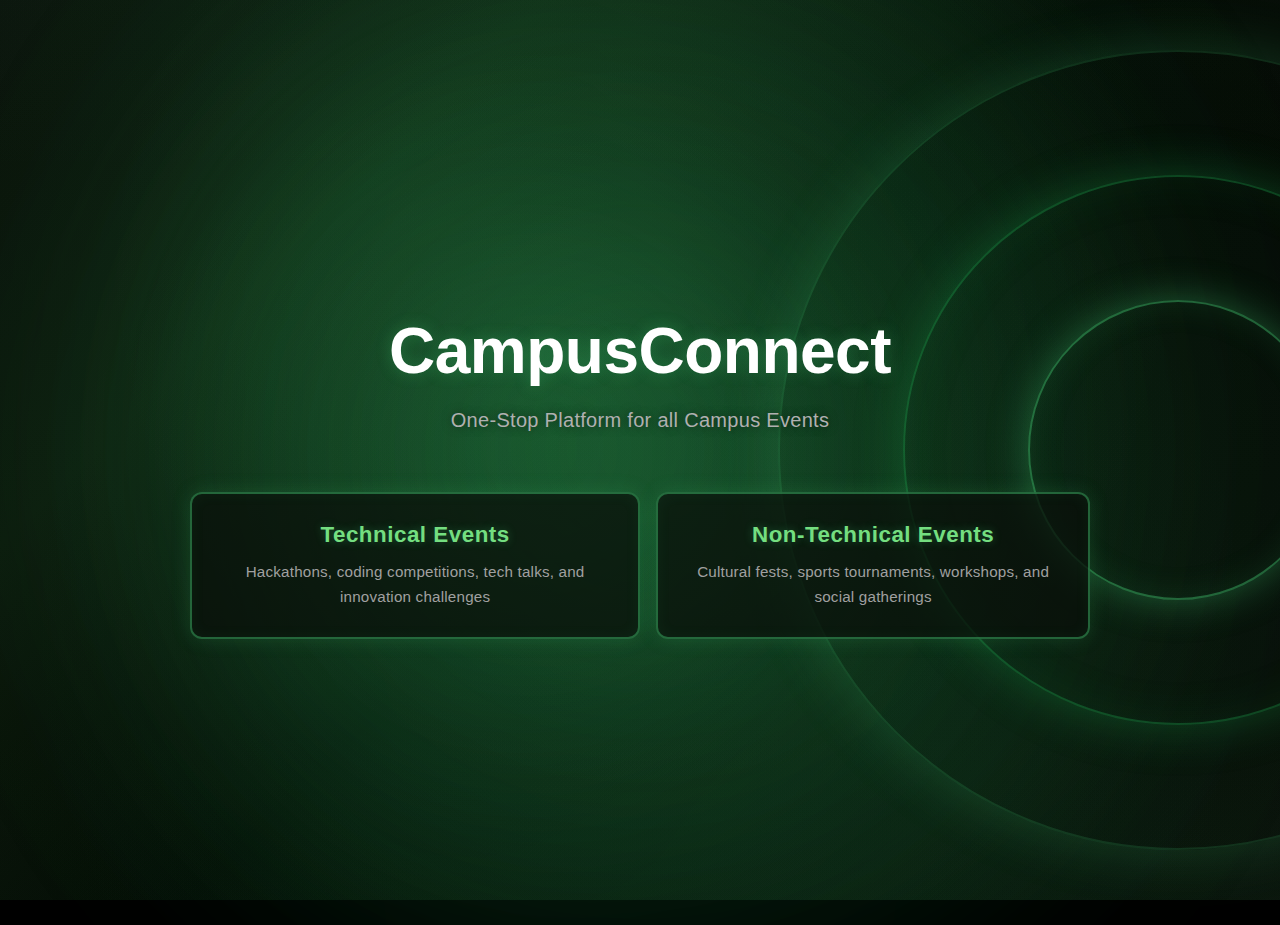
<file: index.html>
<!DOCTYPE html>
<html lang="en">
<head>
    <meta charset="UTF-8">
    <meta name="viewport" content="width=device-width, initial-scale=1.0">
    <title>CampusConnect - College Events Platform</title>
    <link rel="stylesheet" href="style.css">
</head>
<body>
    <!-- Hero Section with Background Canvas -->
    <div class="hero-container">
        <canvas id="backgroundCanvas" class="hero-canvas"></canvas>
        
        <!-- Neon Glow Layers -->
        <div class="glow-layer glow-primary"></div>
        <div class="glow-layer glow-secondary"></div>
        <div class="light-streaks"></div>
        
        <!-- Radial Light Rings -->
        <div class="radial-ring ring-1"></div>
        <div class="radial-ring ring-2"></div>
        <div class="radial-ring ring-3"></div>
        
        <!-- Content Area with Headline and Subheading -->
        <div class="content-space">
            <div class="content-wrapper">
                <h1 class="main-heading">CampusConnect</h1>
                <p class="sub-heading">One-Stop Platform for all Campus Events</p>
                
                <!-- Event Cards Section -->
                <div class="cards-container">
                    <a href="tech.html" class="card-link" aria-label="Open Technical Events">
                        <div class="event-card technical-card">
                            <h2 class="card-title">Technical Events</h2>
                            <p class="card-description">Hackathons, coding competitions, tech talks, and innovation challenges</p>
                        </div>
                    </a>
                    <a href="nontech.html" class="card-link" aria-label="Open Non-Technical Events">
                        <div class="event-card non-technical-card">
                            <h2 class="card-title">Non-Technical Events</h2>
                            <p class="card-description">Cultural fests, sports tournaments, workshops, and social gatherings</p>
                        </div>
                    </a>
                </div>
            </div>
        </div>

    <script src="script.js"></script>
</body>
</html>
</file>
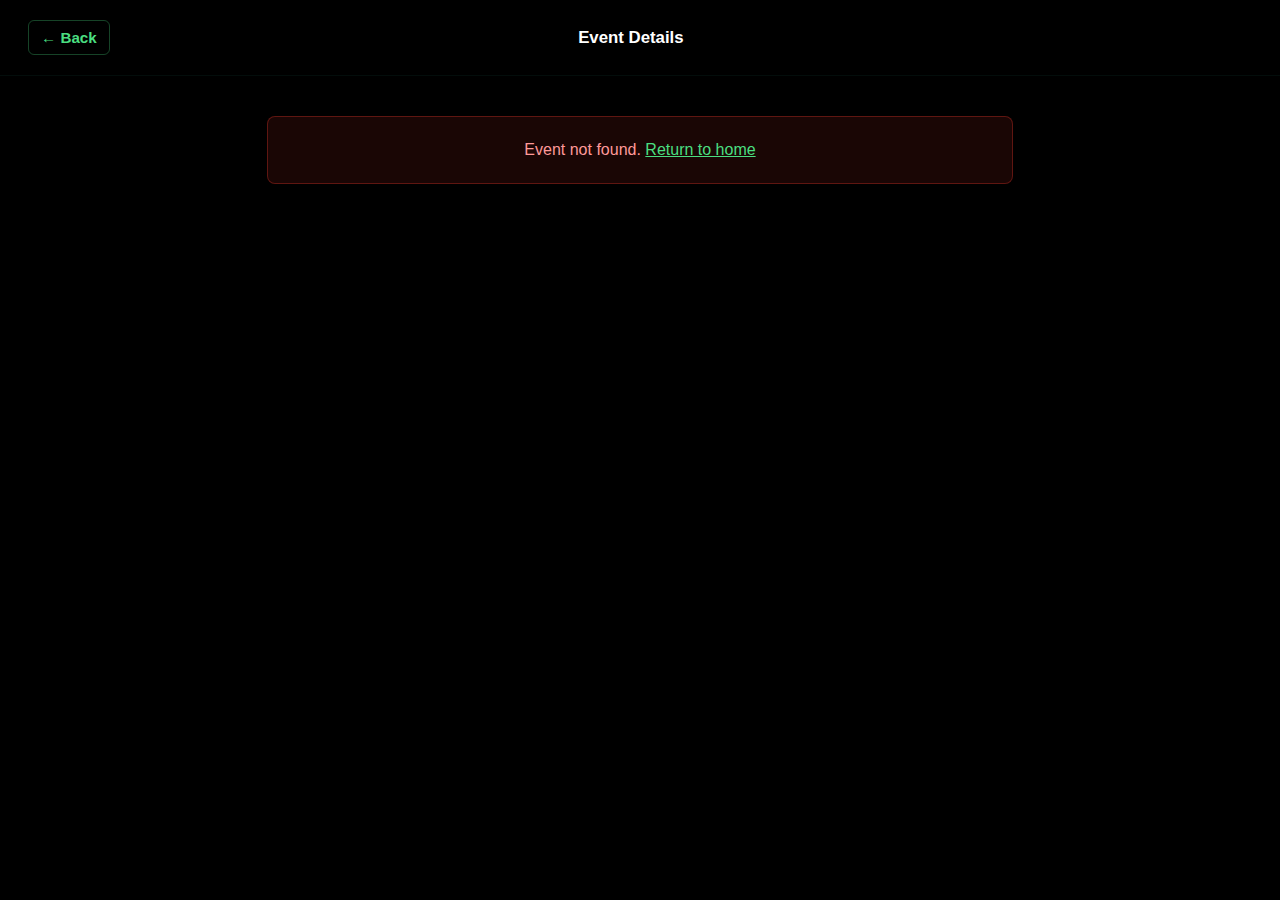
<file: event-details.html>
<!DOCTYPE html>
<html lang="en">
<head>
  <meta charset="utf-8">
  <meta name="viewport" content="width=device-width, initial-scale=1">
  <title>Event Details - CampusConnect</title>
  <link rel="stylesheet" href="style.css">
  <style>
    .event-details-page {
      background: #000;
      min-height: 100vh;
      color: #cfcfcf;
    }

    .details-header {
      padding: 20px 28px;
      display: flex;
      align-items: center;
      justify-content: space-between;
      background: transparent;
      position: sticky;
      top: 0;
      z-index: 10;
      border-bottom: 1px solid rgba(11,43,38,0.3);
    }

    .back-btn {
      color: #4ade80;
      text-decoration: none;
      font-weight: 600;
      font-size: 0.95rem;
      padding: 8px 12px;
      border: 1px solid rgba(74, 222, 128, 0.3);
      border-radius: 6px;
      transition: all 200ms ease;
    }

    .back-btn:hover {
      background: rgba(74, 222, 128, 0.1);
      border-color: rgba(74, 222, 128, 0.6);
    }

    .details-header h1 {
      flex: 1;
      text-align: center;
      color: #fff;
      font-size: 1.05rem;
      margin: 0;
    }

    .details-container {
      max-width: 900px;
      margin: 0 auto;
      padding: 40px 6vw 80px;
    }

    .event-hero {
      width: 100%;
      height: 400px;
      background-size: cover;
      background-position: center;
      border-radius: 12px;
      margin-bottom: 40px;
      box-shadow: 0 10px 40px rgba(11,43,38,0.4);
    }

    @media (max-width: 768px) {
      .event-hero {
        height: 280px;
      }
    }

    .details-content {
      background: rgba(10, 15, 10, 0.72);
      border: 2px solid rgba(11,43,38,0.35);
      border-radius: 12px;
      padding: 36px 32px;
      box-shadow: 0 8px 30px rgba(11,43,38,0.45);
    }

    @media (max-width: 768px) {
      .details-content {
        padding: 24px 20px;
      }
    }

    .event-title {
      font-size: 2.2rem;
      font-weight: 700;
      color: #fff;
      margin: 0 0 16px 0;
      text-shadow: 0 0 10px rgba(74, 222, 128, 0.2);
    }

    @media (max-width: 768px) {
      .event-title {
        font-size: 1.6rem;
      }
    }

    .event-category {
      display: inline-block;
      background: linear-gradient(90deg, #0B2B26 0%, rgba(11,43,38,0.8) 100%);
      color: #b0d9b5;
      padding: 6px 14px;
      border-radius: 20px;
      font-size: 0.85rem;
      font-weight: 600;
      margin-bottom: 24px;
      border: 1px solid rgba(74, 222, 128, 0.2);
    }

    .event-meta-info {
      display: grid;
      grid-template-columns: 1fr 1fr;
      gap: 20px;
      margin-bottom: 32px;
      padding-bottom: 32px;
      border-bottom: 1px solid rgba(74, 222, 128, 0.15);
    }

    @media (max-width: 768px) {
      .event-meta-info {
        grid-template-columns: 1fr;
        gap: 16px;
      }
    }

    .meta-field {
      display: flex;
      flex-direction: column;
      gap: 6px;
    }

    .meta-label {
      font-size: 0.9rem;
      color: #7a8a87;
      font-weight: 600;
      text-transform: uppercase;
      letter-spacing: 0.5px;
    }

    .meta-value {
      font-size: 1.1rem;
      color: #4ade80;
      font-weight: 500;
    }

    .event-description {
      margin-bottom: 32px;
    }

    .description-title {
      font-size: 1.3rem;
      color: #fff;
      font-weight: 600;
      margin-bottom: 16px;
    }

    .description-text {
      color: #b0b0b0;
      line-height: 1.8;
      font-size: 1rem;
    }

    .register-section {
      display: flex;
      gap: 16px;
      flex-wrap: wrap;
    }

    .register-btn {
      display: inline-block;
      padding: 12px 32px;
      background: linear-gradient(90deg, #0B2B26 0%, rgba(11,43,38,0.9) 100%);
      color: #e9f5f2;
      border: none;
      border-radius: 8px;
      font-size: 1rem;
      font-weight: 600;
      cursor: pointer;
      box-shadow: 0 8px 20px rgba(11,43,38,0.5);
      transition: all 200ms ease;
    }

    .register-btn:hover {
      transform: translateY(-2px);
      box-shadow: 0 12px 30px rgba(11,43,38,0.6);
      background: linear-gradient(90deg, #0d3530 0%, rgba(13,53,48,0.95) 100%);
    }

    .share-btn {
      display: inline-block;
      padding: 12px 32px;
      background: transparent;
      color: #4ade80;
      border: 2px solid rgba(74, 222, 128, 0.4);
      border-radius: 8px;
      font-size: 1rem;
      font-weight: 600;
      cursor: pointer;
      transition: all 200ms ease;
    }

    .share-btn:hover {
      border-color: rgba(74, 222, 128, 0.7);
      background: rgba(74, 222, 128, 0.1);
    }

    .loading {
      text-align: center;
      padding: 60px 20px;
      color: #7a8a87;
    }

    .error {
      background: rgba(255, 59, 48, 0.1);
      border: 1px solid rgba(255, 59, 48, 0.3);
      color: #ff9999;
      padding: 24px;
      border-radius: 8px;
      text-align: center;
    }
  </style>
</head>
<body class="event-details-page">
  <header class="details-header">
    <a href="javascript:history.back()" class="back-btn">← Back</a>
    <h1>Event Details</h1>
    <div style="width: 100px;"></div>
  </header>

  <main class="details-container">
    <div id="event-content">
      <div class="loading">Loading event details...</div>
    </div>
  </main>

  <script>
    // Event database
    const eventsDatabase = {
      'AI Hackathon': {
        title: 'AI Hackathon',
        category: 'Technical',
        date: 'March 12, 2026',
        time: '9:00 AM - 6:00 PM',
        location: 'Innovation Lab, Building A',
        image: 'https://via.placeholder.com/800x420?text=AI+Hackathon',
        description: 'Join our exciting AI Hackathon where teams compete to build innovative AI solutions. This 24-hour hackathon challenges students to create cutting-edge applications using machine learning, deep learning, and AI frameworks. Perfect for beginners and experts alike. Participants will have access to cloud resources, APIs, and mentorship from industry experts. Top teams will receive prizes and career opportunities.'
      },
      'Cloud & DevOps Workshop': {
        title: 'Cloud & DevOps Workshop',
        category: 'Technical',
        date: 'April 2, 2026',
        time: '2:00 PM - 5:00 PM',
        location: 'Computer Center, Block B',
        image: 'https://via.placeholder.com/800x420?text=Cloud+Workshop',
        description: 'Learn cloud computing and DevOps practices in this hands-on workshop. Covers AWS, Docker, Kubernetes, CI/CD pipelines, and infrastructure as code. Ideal for students interested in modern cloud architectures and deployment strategies. Each participant will work on real-world scenarios and get practical experience with industry-standard tools. Certificate provided upon completion.'
      },
      'Robotics Showcase': {
        title: 'Robotics Showcase',
        category: 'Technical',
        date: 'May 5, 2026',
        time: '10:00 AM - 4:00 PM',
        location: 'Tech Arena, Campus Ground',
        image: 'https://via.placeholder.com/800x420?text=Robotics+Showcase',
        description: 'Witness amazing robotics projects and demonstrations by students from various departments. This showcase features autonomous robots, AI-powered machines, and IoT applications. Attendees can interact with working projects, learn about robotics technology, and network with roboticists. Competitions and live demos throughout the day will keep you engaged.'
      },
      'Data Science Speaker Series': {
        title: 'Data Science Speaker Series',
        category: 'Technical',
        date: 'March 28, 2026',
        time: '4:00 PM - 6:00 PM',
        location: 'Seminar Hall, Main Building',
        image: 'https://via.placeholder.com/800x420?text=Data+Science+Talk',
        description: 'Industry experts share insights on data science careers, trends, and best practices. Learn about real-world applications of data science in various domains like healthcare, finance, and e-commerce. Q&A session with speakers. Free snacks and refreshments. Great networking opportunity with professionals in the field.'
      },
      'IoT Hands-on Workshop': {
        title: 'IoT Hands-on Workshop',
        category: 'Technical',
        date: 'June 10, 2026',
        time: '11:00 AM - 2:00 PM',
        location: 'Lab 3, Engineering Block',
        image: 'https://via.placeholder.com/800x420?text=IoT+Workshop',
        description: 'Build IoT projects from scratch using Arduino, Raspberry Pi, and sensors. Learn about connecting devices, data logging, cloud integration, and real-time monitoring. Participants will create a working IoT prototype. Materials partially provided. Limited seats available.'
      },
      'Cyber Security Challenge': {
        title: 'Cyber Security Challenge',
        category: 'Technical',
        date: 'July 19, 2026',
        time: '1:00 PM - 5:00 PM',
        location: 'Network Lab, Building C',
        image: 'https://via.placeholder.com/800x420?text=Cyber+Security+Challenge',
        description: 'Test your cybersecurity skills in this CTF (Capture The Flag) competition. Solve challenges involving cryptography, network security, web security, and forensics. Teams compete to solve maximum challenges and score the most points. Winners receive top positions and recognition. Great for learning security concepts practically.'
      },
      'Annual Cultural Fest': {
        title: 'Annual Cultural Fest',
        category: 'Non-Technical',
        date: 'April 15, 2026',
        time: '10:00 AM - 10:00 PM',
        location: 'Main Ground, Campus',
        image: 'https://via.placeholder.com/800x420?text=Annual+Cultural+Fest',
        description: 'Celebrate the diversity of our campus at the Annual Cultural Fest. Featuring performances from various cultures, food stalls, art exhibitions, and entertainment. Watch classical dances, folk performances, contemporary shows, and comedy acts. Showcase your talents on the open stage. Food, crafts, and merchandise from different cultures available.'
      },
      'Inter-College Sports Tournament': {
        title: 'Inter-College Sports Tournament',
        category: 'Non-Technical',
        date: 'May 20, 2026',
        time: '7:00 AM - 6:00 PM',
        location: 'Sports Complex, Campus',
        image: 'https://via.placeholder.com/800x420?text=Sports+Tournament',
        description: 'Join the biggest inter-college sports tournament of the season! Events include cricket, football, basketball, badminton, tennis, and athletics. Participate as an individual or represent your department. Prizes for winners in each category. Spectators welcome. Registration open for teams from all colleges.'
      },
      'Campus Music Night': {
        title: 'Campus Music Night',
        category: 'Non-Technical',
        date: 'March 25, 2026',
        time: '7:00 PM - 11:00 PM',
        location: 'Auditorium, Main Building',
        image: 'https://via.placeholder.com/800x420?text=Music+Night',
        description: 'An evening filled with melodious music, live performances, and great vibes. Student musicians and bands perform various genres from classical to contemporary. Open mic session for talented performers. Refreshments and snacks served. Free entry for all students. Limited seating available.'
      },
      'Drama & Theater Fest': {
        title: 'Drama & Theater Fest',
        category: 'Non-Technical',
        date: 'June 5, 2026',
        time: '4:00 PM - 9:00 PM',
        location: 'Performance Hall, Campus',
        image: 'https://via.placeholder.com/800x420?text=Drama+Fest',
        description: 'Experience captivating theatrical performances from various departments and student theater groups. Comedy dramas, serious plays, musicals, and skits. Showcase of acting talent and creative storytelling. Participate in workshops on acting techniques during the day. Evening shows start at 7 PM.'
      },
      'Art & Design Exhibition': {
        title: 'Art & Design Exhibition',
        category: 'Non-Technical',
        date: 'July 10, 2026',
        time: '9:00 AM - 8:00 PM',
        location: 'Art Gallery, Creative Block',
        image: 'https://via.placeholder.com/800x420?text=Art+Exhibition',
        description: 'A showcase of stunning artwork, paintings, sculptures, digital designs, and student creations. Explore diverse art forms and design thinking. Works displayed by students from art, design, and engineering departments. Artist talks and interactive sessions. Art supplies available for purchase.'
      },
      'Campus Talent Hunt': {
        title: 'Campus Talent Hunt',
        category: 'Non-Technical',
        date: 'August 12, 2026',
        time: '5:00 PM - 9:00 PM',
        location: 'Main Stage, Campus',
        image: 'https://via.placeholder.com/800x420?text=Talent+Hunt',
        description: 'Discover hidden talents on campus! Showcase your skills in singing, dancing, comedy, magic, or any performing art. Open to all students. Multiple rounds of eliminations leading to the finale. Winners receive prizes and recognition. Great platform to gain confidence and exposure.'
      }
    };

    // Get event name from URL params
    function getEventDetails() {
      const params = new URLSearchParams(window.location.search);
      const eventName = params.get('event');
      const category = params.get('category');

      const contentDiv = document.getElementById('event-content');

      if (!eventName) {
        contentDiv.innerHTML = '<div class="error">Event not found. <a href="index.html" style="color: #4ade80;">Return to home</a></div>';
        return;
      }

      const event = eventsDatabase[eventName];

      if (!event) {
        contentDiv.innerHTML = '<div class="error">Event details not available. <a href="javascript:history.back()" style="color: #4ade80;">Go back</a></div>';
        return;
      }

      contentDiv.innerHTML = `
        <div class="event-hero" style="background-image: url('${event.image}');"></div>
        <div class="details-content">
          <h1 class="event-title">${event.title}</h1>
          <div class="event-category">${event.category} Event</div>

          <div class="event-meta-info">
            <div class="meta-field">
              <span class="meta-label">📅 Date</span>
              <span class="meta-value">${event.date}</span>
            </div>
            <div class="meta-field">
              <span class="meta-label">🕐 Time</span>
              <span class="meta-value">${event.time}</span>
            </div>
            <div class="meta-field">
              <span class="meta-label">📍 Location</span>
              <span class="meta-value">${event.location}</span>
            </div>
            <div class="meta-field">
              <span class="meta-label">🏷️ Category</span>
              <span class="meta-value">${event.category}</span>
            </div>
          </div>

          <div class="event-description">
            <h2 class="description-title">About This Event</h2>
            <p class="description-text">${event.description}</p>
          </div>

          <div class="register-section">
            <button class="register-btn" onclick="alert('Registration coming soon!')">Register Now</button>
            <button class="share-btn" onclick="shareEvent('${event.title}')">Share Event</button>
          </div>
        </div>
      `;
    }

    function shareEvent(eventTitle) {
      const url = window.location.href;
      if (navigator.share) {
        navigator.share({
          title: 'CampusConnect Event',
          text: `Check out this event: ${eventTitle}`,
          url: url
        });
      } else {
        alert('Event link: ' + url);
      }
    }

    // Load event details when page loads
    document.addEventListener('DOMContentLoaded', getEventDetails);
  </script>
</body>
</html>
</file>
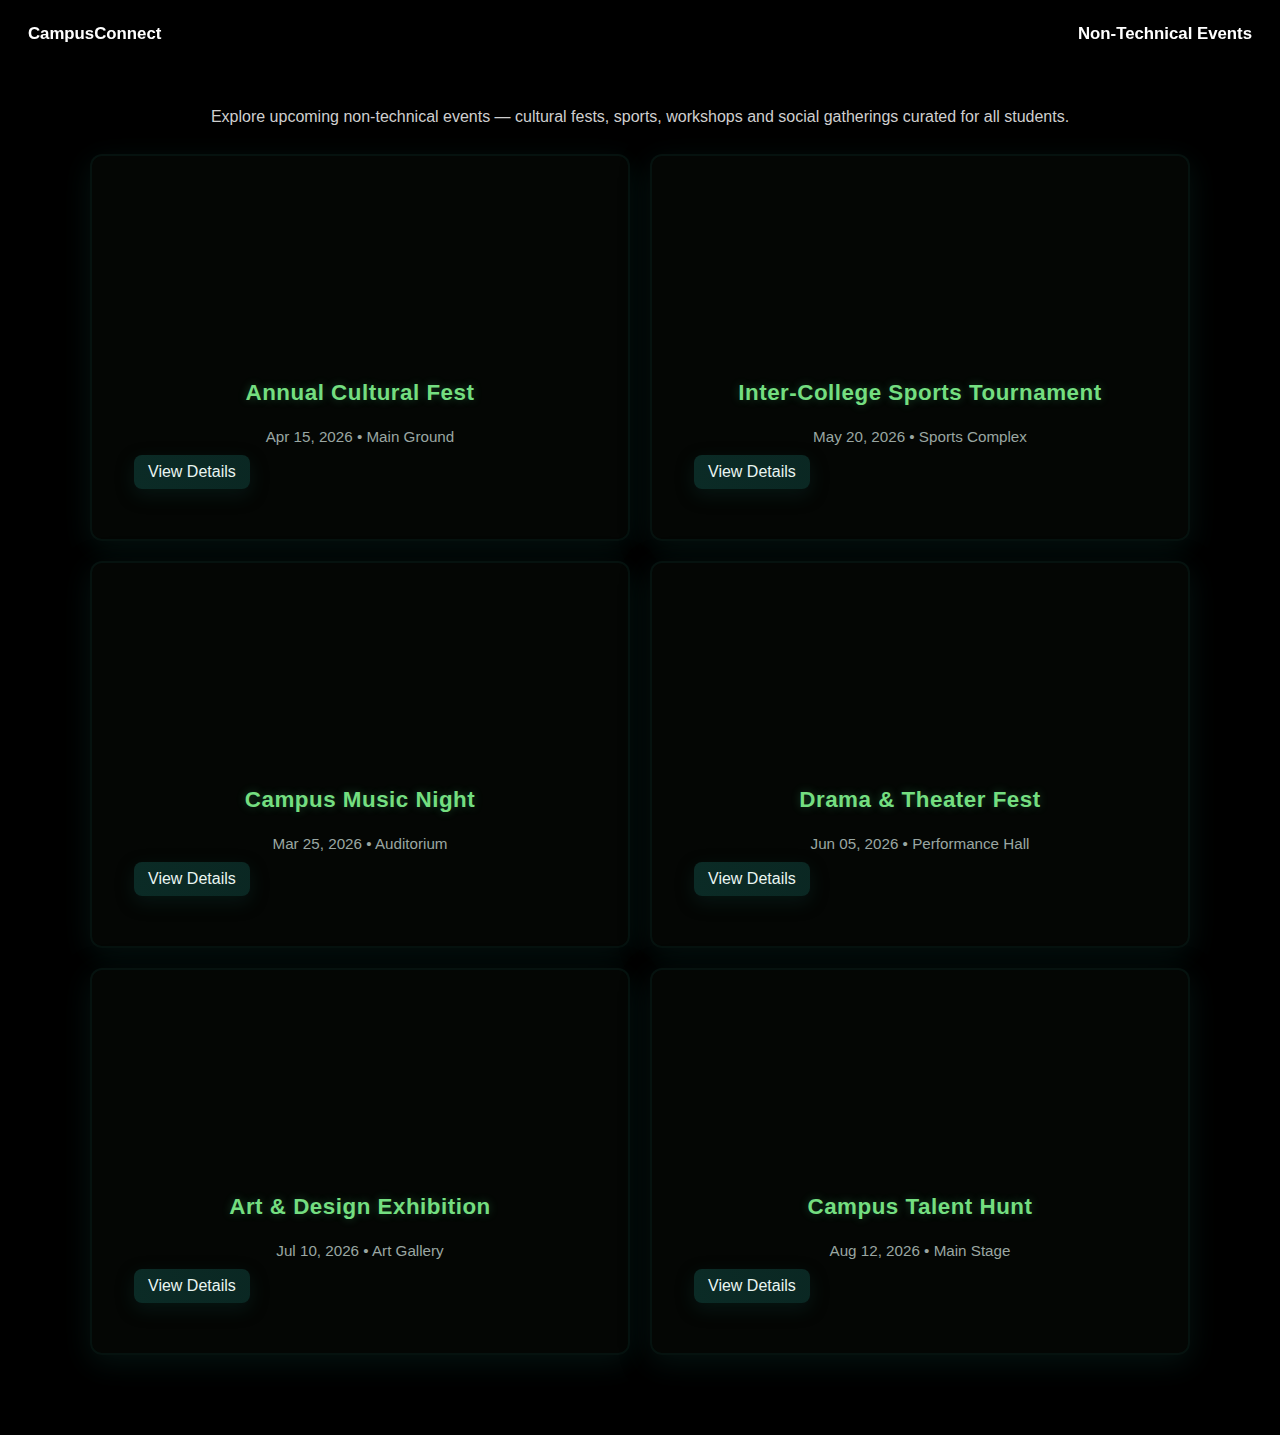
<file: nontech.html>
<!DOCTYPE html>
<html lang="en">
<head>
  <meta charset="utf-8">
  <meta name="viewport" content="width=device-width, initial-scale=1">
  <title>Non-Technical Events - CampusConnect</title>
  <link rel="stylesheet" href="style.css">
  <style>
    .nontech-page {
      --tech-accent: #0B2B26;
      --tech-accent-glow: rgba(11,43,38,0.45);
    }
  </style>
</head>
<body class="nontech-page">
  <header style="padding:24px 28px; display:flex; align-items:center; justify-content:space-between; background:transparent; position:sticky; top:0; z-index:10;">
    <a href="index.html" style="color:#fff; text-decoration:none; font-weight:700; font-size:1.05rem;">CampusConnect</a>
    <h1 style="color:#fff; font-size:1.05rem; margin:0;">Non-Technical Events</h1>
  </header>

  <main style="padding:40px 6vw 80px;">
    <section class="events-intro" style="max-width:1100px; margin:0 auto 28px; text-align:center; color:#cfcfcf;">
      <p style="font-size:1rem;">Explore upcoming non-technical events — cultural fests, sports, workshops and social gatherings curated for all students.</p>
    </section>

    <section class="events-grid" style="max-width:1100px; margin:0 auto;">
      <!-- Example event cards -->
      <div class="event-card detailed">
        <div class="event-image" style="background-image:url('https://via.placeholder.com/800x420?text=Annual+Cultural+Fest');"></div>
        <div class="event-body">
          <h3 class="card-title">Annual Cultural Fest</h3>
          <p class="event-meta">Apr 15, 2026 • Main Ground</p>
          <a href="event-details.html?event=Annual+Cultural+Fest&category=Non-Technical" class="btn details-btn">View Details</a>
        </div>
      </div>

      <div class="event-card detailed">
        <div class="event-image" style="background-image:url('https://via.placeholder.com/800x420?text=Sports+Tournament');"></div>
        <div class="event-body">
          <h3 class="card-title">Inter-College Sports Tournament</h3>
          <p class="event-meta">May 20, 2026 • Sports Complex</p>
          <a href="event-details.html?event=Inter-College+Sports+Tournament&category=Non-Technical" class="btn details-btn">View Details</a>
        </div>
      </div>

      <div class="event-card detailed">
        <div class="event-image" style="background-image:url('https://via.placeholder.com/800x420?text=Music+Night');"></div>
        <div class="event-body">
          <h3 class="card-title">Campus Music Night</h3>
          <p class="event-meta">Mar 25, 2026 • Auditorium</p>
          <a href="event-details.html?event=Campus+Music+Night&category=Non-Technical" class="btn details-btn">View Details</a>
        </div>
      </div>

      <div class="event-card detailed">
        <div class="event-image" style="background-image:url('https://via.placeholder.com/800x420?text=Drama+Fest');"></div>
        <div class="event-body">
          <h3 class="card-title">Drama & Theater Fest</h3>
          <p class="event-meta">Jun 05, 2026 • Performance Hall</p>
          <a href="event-details.html?event=Drama+%26+Theater+Fest&category=Non-Technical" class="btn details-btn">View Details</a>
        </div>
      </div>

      <div class="event-card detailed">
        <div class="event-image" style="background-image:url('https://via.placeholder.com/800x420?text=Art+Exhibition');"></div>
        <div class="event-body">
          <h3 class="card-title">Art & Design Exhibition</h3>
          <p class="event-meta">Jul 10, 2026 • Art Gallery</p>
          <a href="event-details.html?event=Art+%26+Design+Exhibition&category=Non-Technical" class="btn details-btn">View Details</a>
        </div>
      </div>

      <div class="event-card detailed">
        <div class="event-image" style="background-image:url('https://via.placeholder.com/800x420?text=Talent+Hunt');"></div>
        <div class="event-body">
          <h3 class="card-title">Campus Talent Hunt</h3>
          <p class="event-meta">Aug 12, 2026 • Main Stage</p>
          <a href="event-details.html?event=Campus+Talent+Hunt&category=Non-Technical" class="btn details-btn">View Details</a>
        </div>
      </div>

    </section>
  </main>

  <script src="script.js"></script>
</body>
</html>
</file>
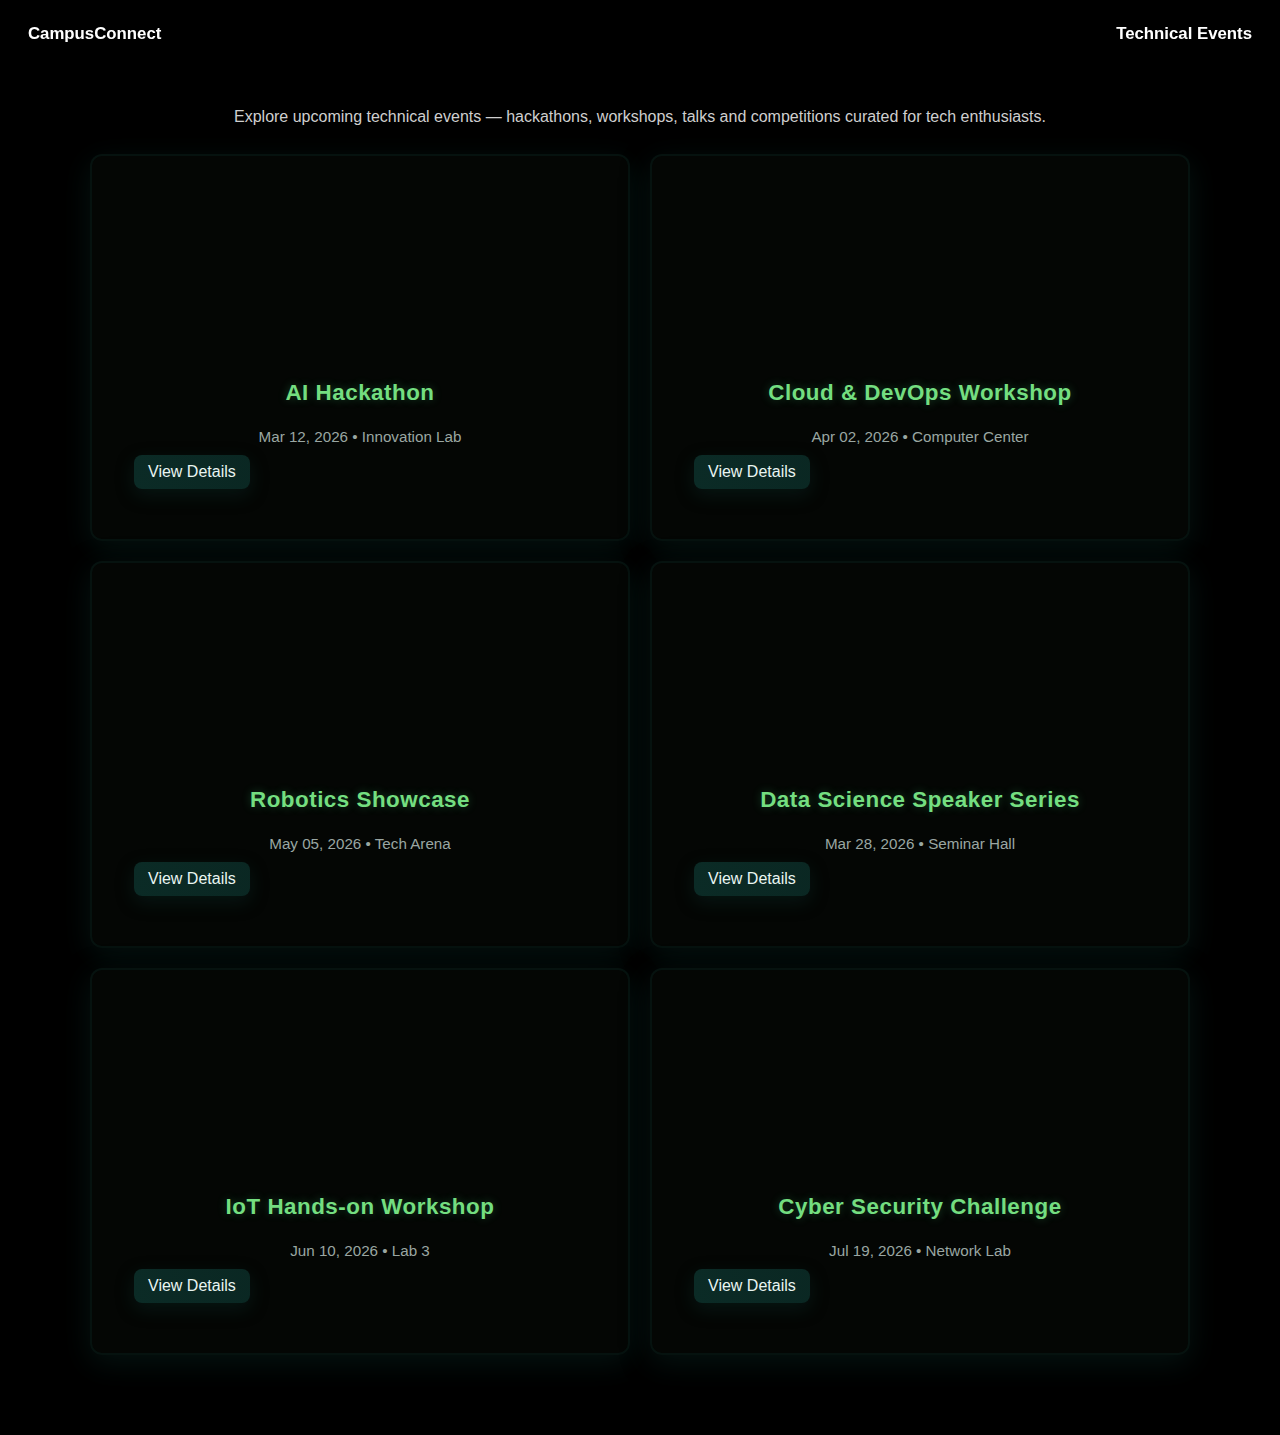
<file: tech.html>
<!DOCTYPE html>
<html lang="en">
<head>
  <meta charset="utf-8">
  <meta name="viewport" content="width=device-width, initial-scale=1">
  <title>Technical Events - CampusConnect</title>
  <link rel="stylesheet" href="style.css">
</head>
<body class="tech-page">
  <header style="padding:24px 28px; display:flex; align-items:center; justify-content:space-between; background:transparent; position:sticky; top:0; z-index:10;">
    <a href="index.html" style="color:#fff; text-decoration:none; font-weight:700; font-size:1.05rem;">CampusConnect</a>
    <h1 style="color:#fff; font-size:1.05rem; margin:0;">Technical Events</h1>
  </header>

  <main style="padding:40px 6vw 80px;">
    <section class="events-intro" style="max-width:1100px; margin:0 auto 28px; text-align:center; color:#cfcfcf;">
      <p style="font-size:1rem;">Explore upcoming technical events — hackathons, workshops, talks and competitions curated for tech enthusiasts.</p>
    </section>

    <section class="events-grid" style="max-width:1100px; margin:0 auto;">
      <!-- Example event cards -->
      <div class="event-card detailed">
        <div class="event-image" style="background-image:url('https://via.placeholder.com/800x420?text=AI+Hackathon');"></div>
        <div class="event-body">
          <h3 class="card-title">AI Hackathon</h3>
          <p class="event-meta">Mar 12, 2026 • Innovation Lab</p>
          <a href="event-details.html?event=AI+Hackathon&category=Technical" class="btn details-btn">View Details</a>
        </div>
      </div>

      <div class="event-card detailed">
        <div class="event-image" style="background-image:url('https://via.placeholder.com/800x420?text=Cloud+Workshop');"></div>
        <div class="event-body">
          <h3 class="card-title">Cloud & DevOps Workshop</h3>
          <p class="event-meta">Apr 02, 2026 • Computer Center</p>
          <a href="event-details.html?event=Cloud+%26+DevOps+Workshop&category=Technical" class="btn details-btn">View Details</a>
        </div>
      </div>

      <div class="event-card detailed">
        <div class="event-image" style="background-image:url('https://via.placeholder.com/800x420?text=Robotics+Showcase');"></div>
        <div class="event-body">
          <h3 class="card-title">Robotics Showcase</h3>
          <p class="event-meta">May 05, 2026 • Tech Arena</p>
          <a href="event-details.html?event=Robotics+Showcase&category=Technical" class="btn details-btn">View Details</a>
        </div>
      </div>

      <div class="event-card detailed">
        <div class="event-image" style="background-image:url('https://via.placeholder.com/800x420?text=Data+Science+Talk');"></div>
        <div class="event-body">
          <h3 class="card-title">Data Science Speaker Series</h3>
          <p class="event-meta">Mar 28, 2026 • Seminar Hall</p>
          <a href="event-details.html?event=Data+Science+Speaker+Series&category=Technical" class="btn details-btn">View Details</a>
        </div>
      </div>

      <div class="event-card detailed">
        <div class="event-image" style="background-image:url('https://via.placeholder.com/800x420?text=IoT+Workshop');"></div>
        <div class="event-body">
          <h3 class="card-title">IoT Hands-on Workshop</h3>
          <p class="event-meta">Jun 10, 2026 • Lab 3</p>
          <a href="event-details.html?event=IoT+Hands-on+Workshop&category=Technical" class="btn details-btn">View Details</a>
        </div>
      </div>

      <div class="event-card detailed">
        <div class="event-image" style="background-image:url('https://via.placeholder.com/800x420?text=Cyber+Security+Challenge');"></div>
        <div class="event-body">
          <h3 class="card-title">Cyber Security Challenge</h3>
          <p class="event-meta">Jul 19, 2026 • Network Lab</p>
          <a href="event-details.html?event=Cyber+Security+Challenge&category=Technical" class="btn details-btn">View Details</a>
        </div>
      </div>

    </section>
  </main>

  <script src="script.js"></script>
</body>
</html>
</file>
<file: style.css>
* {
    margin: 0;
    padding: 0;
    box-sizing: border-box;
}

/* Make entire card anchor fill and inherit styles */
.card-link {
    display: block;
    color: inherit;
    text-decoration: none;
}
.card-link .event-card { cursor: pointer; }

/* Tech page specific accents */
.tech-page {
    --tech-accent: #0B2B26;
    --tech-accent-glow: rgba(11,43,38,0.45);
}

/* Events grid for tech page: 2 columns desktop, 1 column mobile */
.events-grid {
    display: grid;
    grid-template-columns: repeat(2, 1fr);
    gap: 20px;
}

.tech-page .events-grid { margin-top: 6px; }

/* Detailed event card */
.event-card.detailed {
    display: flex;
    flex-direction: column;
    background: rgba(6, 8, 6, 0.72);
    border-radius: 12px;
    overflow: hidden;
    border: 2px solid rgba(11,43,38,0.35);
    box-shadow: 0 8px 30px var(--tech-accent-glow);
}

.event-image {
    width: 100%;
    height: 180px;
    background-size: cover;
    background-position: center;
    background-repeat: no-repeat;
}

.event-body {
    padding: 16px 18px 22px;
    display: flex;
    flex-direction: column;
    gap: 10px;
}

.event-meta {
    color: #9aa6a2;
    font-size: 0.95rem;
}

.btn {
    display: inline-block;
    padding: 8px 14px;
    border-radius: 8px;
    background: linear-gradient(90deg, var(--tech-accent) 0%, rgba(11,43,38,0.9) 100%);
    color: #e9f5f2;
    border: none;
    cursor: pointer;
    box-shadow: 0 6px 18px rgba(11,43,38,0.45);
    transition: transform 160ms ease, box-shadow 160ms ease;
}

.btn:hover { transform: translateY(-3px); box-shadow: 0 10px 30px rgba(11,43,38,0.55); }

.details-btn { align-self: start; text-decoration: none; }

a.btn { color: #e9f5f2; text-decoration: none; }
a.btn:visited { color: #e9f5f2; }

@media (max-width: 768px) {
    .events-grid { grid-template-columns: 1fr; }
    .event-image { height: 160px; }
}


body {
    width: 100%;
    min-height: 100vh;
    overflow-x: hidden;
    background: #000000;
    font-family: 'Segoe UI', Tahoma, Geneva, Verdana, sans-serif;
}

/* Hero Container */
.hero-container {
    position: relative;
    width: 100%;
    min-height: 100vh;
    background: linear-gradient(135deg, #0a0f0a 0%, #0d1a0d 25%, #050a05 50%, #0a0f0a 100%);
    overflow: visible;
    display: flex;
    align-items: flex-start;
    justify-content: center;
}

@media (min-width: 769px) {
    .hero-container {
        align-items: center;
    }
}

/* Canvas Background */
.hero-canvas {
    position: absolute;
    top: 0;
    left: 0;
    width: 100%;
    height: 100%;
    z-index: 1;
}

/* Primary Glow Layer - Neon Green */
.glow-primary {
    position: absolute;
    width: 950px;
    height: 950px;
    background: radial-gradient(circle at 40% 50%, rgba(74, 222, 128, 0.3) 0%, rgba(74, 222, 128, 0.18) 20%, rgba(74, 222, 128, 0.05) 50%, transparent 80%);
    border-radius: 50%;
    top: 50%;
    left: 50%;
    transform: translate(-50%, -50%);
    z-index: 2;
    filter: blur(100px);
    animation: glowPulse 5s ease-in-out infinite, glowDrift 10s ease-in-out infinite;
    box-shadow: 0 0 300px rgba(11, 56, 29, 0.35), inset 0 0 250px rgba(74, 222, 128, 0.12);
}

/* Secondary Glow Layer - Dark Green */
.glow-secondary {
    position: absolute;
    width: 750px;
    height: 750px;
    background: radial-gradient(circle at 50% 50%, rgba(34, 197, 94, 0.25) 0%, rgba(34, 197, 94, 0.12) 35%, rgba(34, 197, 94, 0.02) 65%, transparent 85%);
    border-radius: 50%;
    top: 50%;
    left: 50%;
    transform: translate(-50%, -50%);
    z-index: 2;
    filter: blur(120px);
    animation: glowPulse 6s ease-in-out infinite 0.7s, glowDrift 11s ease-in-out infinite 0.7s;
    box-shadow: 0 0 280px rgba(34, 197, 94, 0.28), inset 0 0 200px rgba(34, 197, 94, 0.1);
}

/* Radial Light Rings */
.radial-ring {
    position: absolute;
    border-radius: 50%;
    top: 50%;
    right: 8%;
    transform: translate(50%, -50%);
    z-index: 2;
    border: 2px solid;
    pointer-events: none;
    box-shadow: 0 0 20px rgba(52, 211, 153, 0.2);
}

.ring-1 {
    width: 300px;
    height: 300px;
    border-color: rgba(74, 222, 128, 0.4);
    animation: ringExpand 7s ease-out infinite, ringPulse 4s ease-in-out infinite;
    box-shadow: 0 0 40px rgba(74, 222, 128, 0.35), inset 0 0 35px rgba(74, 222, 128, 0.1);
}

.ring-2 {
    width: 550px;
    height: 550px;
    border-color: rgba(34, 197, 94, 0.3);
    animation: ringExpand 9s ease-out infinite 1.2s, ringPulse 5s ease-in-out infinite 0.5s;
    box-shadow: 0 0 50px rgba(34, 197, 94, 0.28), inset 0 0 50px rgba(34, 197, 94, 0.08);
}

.ring-3 {
    width: 800px;
    height: 800px;
    border-color: rgba(74, 222, 128, 0.15);
    animation: ringExpand 11s ease-out infinite 2.4s, ringPulse 6s ease-in-out infinite 1.5s;
    box-shadow: 0 0 60px rgba(74, 222, 128, 0.2);
}

/* Light Streaks Effect */
.light-streaks {
    position: absolute;
    width: 100%;
    height: 100%;
    top: 0;
    left: 0;
    z-index: 2;
    background: 
        radial-gradient(ellipse at 50% 30%, rgba(74, 222, 128, 0.06) 0%, transparent 60%),
        radial-gradient(ellipse at 50% 70%, rgba(34, 197, 94, 0.04) 0%, transparent 70%),
        linear-gradient(45deg, transparent 0%, rgba(74, 222, 128, 0.03) 50%, transparent 100%),
        linear-gradient(180deg, rgba(74, 222, 128, 0.02) 0%, transparent 20%, transparent 80%, rgba(34, 197, 94, 0.02) 100%);
    pointer-events: none;
    animation: streakShift 7s ease-in-out infinite;
}

/* Content Space - Top-aligned area for Headline (centered horizontally) */
.content-space {
    position: relative;
    z-index: 3;
    width: 100%;
    height: 100%;
    display: flex;
    align-items: flex-start; /* place content at top */
    justify-content: center; /* keep horizontal centering */
    padding: 6vh 4vw 0 4vw; /* top padding to move content near top */
}

/* Content Wrapper */
.content-wrapper {
    max-width: 900px;
    width: 90%;
    text-align: center;
    display: flex;
    flex-direction: column;
    gap: 14px; /* tighter spacing between heading and subheading */
}

/* Main Heading */
.main-heading {
    font-size: clamp(2.2rem, 7.5vw, 4rem);
    font-weight: 700;
    color: #ffffff;
    line-height: 1.15;
    letter-spacing: -0.5px;
    text-shadow: 0 0 16px rgba(74, 222, 128, 0.28);
    animation: fadeInDown 1s ease-out;
    max-width: 95%;
    margin: 0 auto;
    white-space: normal;
    word-break: break-word;
}

/* Sub Heading */
.sub-heading {
    font-size: 1.25rem;
    font-weight: 400;
    color: #b0b0b0;
    line-height: 1.8;
    letter-spacing: 0.3px;
    text-shadow: 0 0 10px rgba(0, 0, 0, 0.5);
    animation: fadeInUp 1s ease-out 0.3s both;
    margin-bottom: 20px;
}

/* Event Cards Container */
.cards-container {
    display: flex;
    flex-direction: column;
    gap: 16px;
    margin-top: 20px;
    width: 100%;
}
@media (min-width: 768px) {
  .cards-container {
    flex-direction: row;
  }
}
/* Event Card */
.event-card {
    background: rgba(10, 15, 10, 0.75);
    border: 2px solid rgba(74, 222, 128, 0.4);
    border-radius: 12px;
    padding: 28px 24px;
    text-align: center;
    transition: all 360ms ease;
    box-shadow: 
        0 0 20px rgba(74, 222, 128, 0.15),
        inset 0 0 15px rgba(74, 222, 128, 0.05);
    cursor: pointer;
}

.event-card:hover {
    border-color: rgba(74, 222, 128, 0.7);
    box-shadow: 
        0 0 40px rgba(74, 222, 128, 0.3),
        inset 0 0 25px rgba(74, 222, 128, 0.1);
    transform: translateY(-4px);
}

/* Card Title */
.card-title {
    font-size: 1.4rem;
    font-weight: 600;
    color: #74de80;
    margin-bottom: 12px;
    letter-spacing: 0.5px;
    text-shadow: 0 0 10px rgba(74, 222, 128, 0.3);
}

/* Card Description */
.card-description {
    font-size: 0.95rem;
    color: #a0a0a0;
    line-height: 1.6;
    letter-spacing: 0.2px;
}

/* Text Animation */
@keyframes fadeInDown {
    from {
        opacity: 0;
        transform: translateY(-30px);
    }
    to {
        opacity: 1;
        transform: translateY(0);
    }
}

@keyframes fadeInUp {
    from {
        opacity: 0;
        transform: translateY(30px);
    }
    to {
        opacity: 1;
        transform: translateY(0);
    }
}

/* Animations */
@keyframes glowPulse {
    0%, 100% {
        opacity: 0.75;
        filter: blur(85px) brightness(0.95);
    }
    50% {
        opacity: 1;
        filter: blur(110px) brightness(1.1);
    }
}

@keyframes glowDrift {
    0%, 100% {
        transform: translate(0, 0);
    }
    25% {
        transform: translate(-20px, -15px);
    }
    50% {
        transform: translate(15px, -25px);
    }
    75% {
        transform: translate(-10px, 20px);
    }
}

@keyframes ringExpand {
    0% {
        opacity: 1;
        transform: translate(50%, -50%) scale(0.4);
    }
    100% {
        opacity: 0;
        transform: translate(50%, -50%) scale(1.8);
    }
}

@keyframes ringPulse {
    0%, 100% {
        opacity: 0.6;
        box-shadow:5;
        box-shadow: 0 0 25px rgba(74, 222, 128, 0.2), inset 0 0 25px rgba(74, 222, 128, 0.05);
    }
    50% {
        opacity: 1;
        box-shadow: 0 0 60px rgba(74, 222, 128, 0.4), inset 0 0 60px rgba(74, 222, 128
}

@keyframes streakShift {
    0%, 100% {
        opacity: 1;
    }
    50% {
        opacity: 1.2;
    }
}

/* High Contrast Mode - Responsive */
@media (max-width: 1024px) {
    .glow-primary {
        width: 600px;
        height: 600px;
        right: 5%;
    }
    
    .glow-secondary {
        width: 450px;
        height: 450px;
        right: 0%;
    }
    
    .content-space {
        padding: 5vh 4vw 0 4vw;
        align-items: flex-start;
    }

    .main-heading {
        font-size: clamp(1.8rem, 6.5vw, 3rem);
    }

    .sub-heading {
        font-size: 1.05rem;
    }

    .content-wrapper {
        gap: 18px;
    }

    .cards-container {
        grid-template-columns: 1fr 1fr;
        gap: 20px;
        margin-top: 25px;
    }

    .card-title {
        font-size: 1.2rem;
    }

    .card-description {
        font-size: 0.9rem;
    }
}

@media (max-width: 768px) {
    .hero-container {
        min-height: auto;
    }

    .glow-primary {
        width: 500px;
        height: 500px;
        right: 0%;
    }
    
    .glow-secondary {
        width: 350px;
        height: 350px;
    }
    
    .ring-1 { display: none; }
    
    .content-space {
        padding: 3vh 6vw 40px 6vw;
        align-items: flex-start;
        justify-content: flex-start;
        min-height: auto;
    }

    .main-heading {
        font-size: clamp(1.6rem, 7.5vw, 2.1rem);
    }
    
    .sub-heading {
        font-size: 0.95rem;
        line-height: 1.45;
    }
    
    .content-wrapper {
        gap: 14px;
        width: 95%;
    }

    .cards-container {
        grid-template-columns: 1fr;
        gap: 18px;
        margin-top: 20px;
    }

    .card-title {
        font-size: 1.15rem;
    }

    .card-description {
        font-size: 0.88rem;
    }

    .event-card {
        padding: 22px 20px;
    }
}

@media (max-width: 480px) {
    .hero-container {
        min-height: auto;
    }

    .content-space {
        padding: 2.5vh 5vw 50px 5vw;
        align-items: flex-start;
        justify-content: flex-start;
        min-height: auto;
    }

    .main-heading {
        font-size: clamp(1.1rem, 9vw, 1.6rem);
    }
    
    .sub-heading {
        font-size: 0.85rem;
        line-height: 1.4;
    }
    
    .content-wrapper {
        gap: 12px;
    }

    .cards-container {
        grid-template-columns: 1fr;
        gap: 16px;
        margin-top: 18px;
    }

    .card-title {
        font-size: 1.05rem;
    }

    .card-description {
        font-size: 0.8rem;
        line-height: 1.5;
    }

    .event-card {
        padding: 18px 16px;
    }
}
</file>
